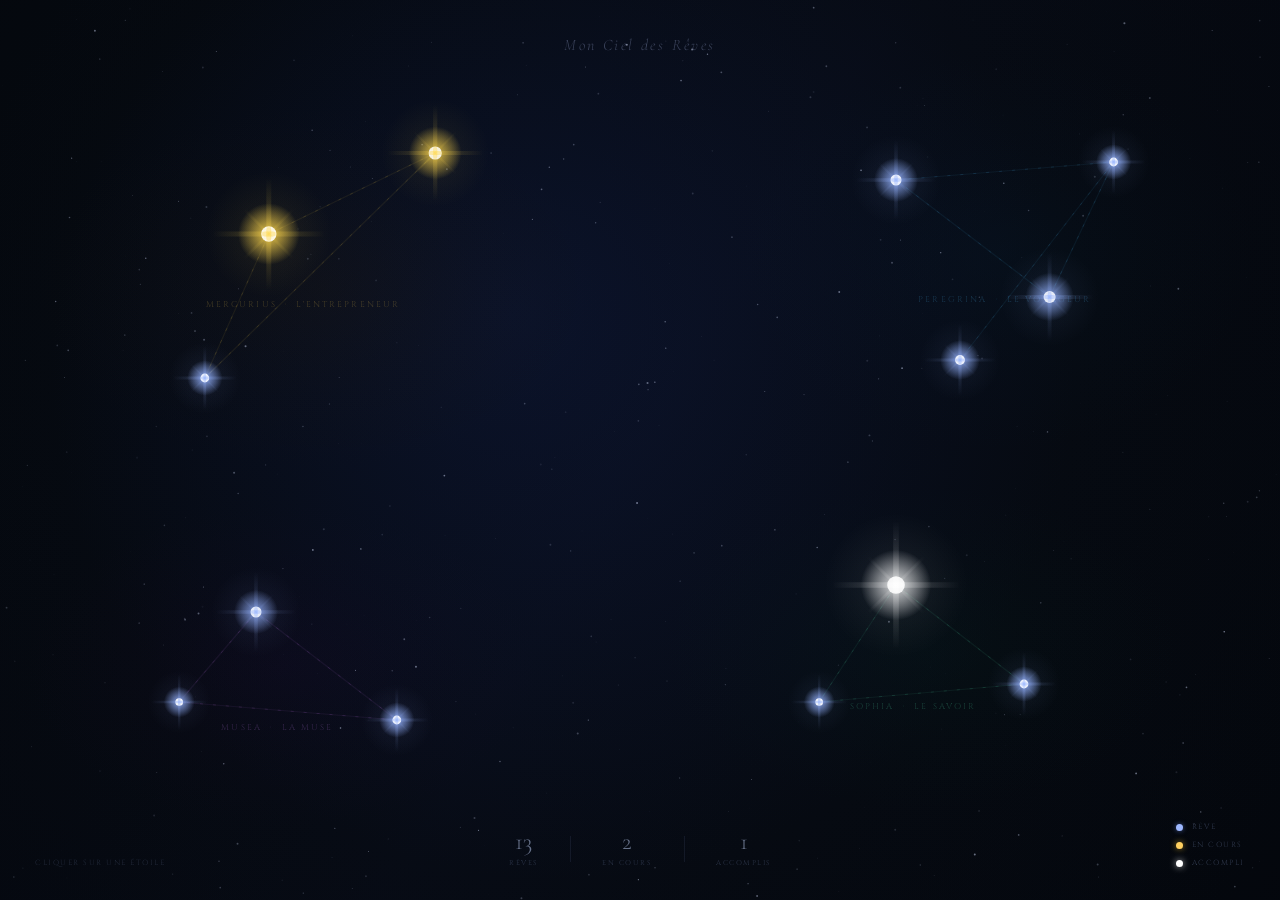
<file: ciel-des-reves.html>
<!DOCTYPE html>
<html lang="fr">
<head>
<meta charset="UTF-8">
<meta name="viewport" content="width=device-width, initial-scale=1.0">
<title>Mon Ciel des Rêves</title>
<link href="https://fonts.googleapis.com/css2?family=Cormorant+Garamond:ital,wght@0,300;0,400;1,300;1,400&family=Cinzel:wght@300;400&display=swap" rel="stylesheet">
<style>
  *, *::before, *::after { margin: 0; padding: 0; box-sizing: border-box; }

  html, body {
    width: 100%; height: 100%;
    overflow: hidden;
    background: #02050d;
    font-family: 'Cinzel', serif;
  }

  canvas { display: block; width: 100vw; height: 100vh; }

  /* ── HEADER ── */
  #header {
    position: fixed;
    top: 2.2rem; left: 50%;
    transform: translateX(-50%);
    text-align: center;
    pointer-events: none;
    z-index: 10;
  }
  #header h1 {
    font-family: 'Cormorant Garamond', serif;
    font-size: 1rem;
    font-weight: 300;
    font-style: italic;
    color: rgba(190, 205, 255, 0.28);
    letter-spacing: 0.15em;
  }

  /* ── STATS ── */
  #stats {
    position: fixed;
    bottom: 2rem; left: 50%;
    transform: translateX(-50%);
    display: flex;
    align-items: center;
    gap: 2rem;
    pointer-events: none;
    z-index: 10;
  }
  .stat-item { text-align: center; }
  .stat-n {
    font-family: 'Cormorant Garamond', serif;
    font-size: 1.5rem;
    font-weight: 300;
    color: rgba(200, 218, 255, 0.5);
    line-height: 1;
  }
  .stat-l {
    font-size: 7px;
    font-weight: 300;
    letter-spacing: 0.22em;
    text-transform: uppercase;
    color: rgba(130, 148, 195, 0.3);
    margin-top: 4px;
  }
  .stat-sep { width: 0.5px; height: 26px; background: rgba(150, 168, 220, 0.1); }

  /* ── LEGEND ── */
  #legend {
    position: fixed;
    bottom: 2rem; right: 2.2rem;
    display: flex;
    flex-direction: column;
    gap: 8px;
    pointer-events: none;
    z-index: 10;
  }
  .legend-item {
    display: flex;
    align-items: center;
    gap: 9px;
    font-size: 7.5px;
    font-weight: 300;
    letter-spacing: 0.2em;
    text-transform: uppercase;
    color: rgba(130, 148, 195, 0.35);
  }
  .legend-dot { width: 7px; height: 7px; border-radius: 50%; }

  /* ── HINT ── */
  #hint {
    position: fixed;
    bottom: 2rem; left: 2.2rem;
    font-size: 7.5px;
    font-weight: 300;
    letter-spacing: 0.2em;
    text-transform: uppercase;
    color: rgba(130, 148, 195, 0.22);
    pointer-events: none;
    z-index: 10;
  }

  /* ── MODAL ── */
  #modal-overlay {
    position: fixed; inset: 0;
    background: rgba(1, 3, 10, 0.65);
    backdrop-filter: blur(10px);
    -webkit-backdrop-filter: blur(10px);
    display: flex;
    align-items: center;
    justify-content: center;
    opacity: 0;
    pointer-events: none;
    transition: opacity 0.45s ease;
    z-index: 100;
  }
  #modal-overlay.open { opacity: 1; pointer-events: all; }

  .modal {
    max-width: 420px;
    width: 90%;
    position: relative;
    transform: translateY(24px) scale(0.96);
    transition: transform 0.5s cubic-bezier(0.22, 1, 0.36, 1);
    padding: 2.8rem 3.2rem 2.4rem;
    border-radius: 18px;
    border: 0.5px solid rgba(160, 185, 255, 0.1);
    background: linear-gradient(148deg, rgba(8, 16, 42, 0.97) 0%, rgba(3, 7, 20, 0.99) 100%);
    box-shadow:
      0 0 0 0.5px rgba(160, 185, 255, 0.06),
      0 40px 80px rgba(0,0,0,0.7),
      inset 0 1px 0 rgba(160, 185, 255, 0.06);
  }
  #modal-overlay.open .modal { transform: translateY(0) scale(1); }

  .modal-const-tag {
    font-size: 8px;
    font-weight: 300;
    letter-spacing: 0.3em;
    text-transform: uppercase;
    color: rgba(150, 175, 255, 0.38);
    margin-bottom: 0.6rem;
  }
  .modal-title {
    font-family: 'Cormorant Garamond', serif;
    font-size: 2.1rem;
    font-weight: 300;
    font-style: italic;
    color: #dde8ff;
    line-height: 1.15;
    margin-bottom: 1.2rem;
  }
  .modal-rule {
    width: 36px; height: 0.5px;
    background: linear-gradient(90deg, transparent, rgba(155, 180, 255, 0.4), transparent);
    margin-bottom: 1.2rem;
  }
  .modal-desc {
    font-family: 'Cormorant Garamond', serif;
    font-size: 1rem;
    font-weight: 300;
    line-height: 1.8;
    color: rgba(185, 200, 255, 0.55);
    margin-bottom: 1.8rem;
  }
  .modal-footer {
    display: flex;
    align-items: center;
    justify-content: space-between;
  }
  .modal-status-wrap { display: flex; align-items: center; gap: 8px; }
  .status-pip { width: 5px; height: 5px; border-radius: 50%; }
  .status-lbl {
    font-size: 8px;
    font-weight: 300;
    letter-spacing: 0.2em;
    text-transform: uppercase;
    color: rgba(160, 178, 235, 0.45);
  }
  .modal-date {
    font-size: 8px;
    font-weight: 300;
    letter-spacing: 0.15em;
    color: rgba(130, 148, 195, 0.28);
    text-transform: uppercase;
  }
  .modal-close {
    position: absolute;
    top: 1.3rem; right: 1.5rem;
    background: none; border: none;
    color: rgba(150, 165, 215, 0.25);
    font-size: 14px;
    cursor: pointer;
    padding: 4px;
    line-height: 1;
    transition: color 0.2s ease;
    font-family: 'Cinzel', serif;
  }
  .modal-close:hover { color: rgba(200, 215, 255, 0.65); }

  /* Constellation badge in modal */
  .modal-const-icon {
    position: absolute;
    top: 2rem; right: 2.8rem;
    width: 28px; height: 28px;
    opacity: 0.4;
  }
</style>
</head>
<body>

<canvas id="sky"></canvas>

<div id="header"><h1>Mon Ciel des Rêves</h1></div>

<div id="stats">
  <div class="stat-item"><div class="stat-n" id="s-total">10</div><div class="stat-l">Rêves</div></div>
  <div class="stat-sep"></div>
  <div class="stat-item"><div class="stat-n" id="s-ongoing">2</div><div class="stat-l">En cours</div></div>
  <div class="stat-sep"></div>
  <div class="stat-item"><div class="stat-n" id="s-done">1</div><div class="stat-l">Accomplis</div></div>
</div>

<div id="legend">
  <div class="legend-item">
    <div class="legend-dot" style="background:#9eb8ff;box-shadow:0 0 5px rgba(120,155,255,0.5);"></div>Rêve
  </div>
  <div class="legend-item">
    <div class="legend-dot" style="background:#ffd060;box-shadow:0 0 6px rgba(255,200,50,0.6);"></div>En cours
  </div>
  <div class="legend-item">
    <div class="legend-dot" style="background:#fff;box-shadow:0 0 7px rgba(255,255,255,0.7);"></div>Accompli
  </div>
</div>

<div id="hint">Cliquer sur une étoile</div>

<div id="modal-overlay" onclick="handleOverlayClick(event)">
  <div class="modal">
    <button class="modal-close" onclick="closeModal()">✕</button>
    <div class="modal-const-tag" id="m-const"></div>
    <div class="modal-title" id="m-title"></div>
    <div class="modal-rule"></div>
    <div class="modal-desc" id="m-desc"></div>
    <div class="modal-footer">
      <div class="modal-status-wrap">
        <div class="status-pip" id="m-dot"></div>
        <div class="status-lbl" id="m-status"></div>
      </div>
      <div class="modal-date" id="m-date"></div>
    </div>
  </div>
</div>

<script>
// ════════════════════════════════════════════════
//  DATA
// ════════════════════════════════════════════════

const CONSTELLATIONS = {
  mercurius: {
    name: 'Mercurius',
    label: "L'Entrepreneur",
    color: [255, 210, 80],
    // Shape: ascending triangle — ambition
    links: [[0,1],[1,2],[2,0]],
  },
  peregrina: {
    name: 'Peregrina',
    label: 'Le Voyageur',
    color: [80, 190, 255],
    // Shape: dipper / path forward
    links: [[0,1],[1,2],[2,3],[0,2]],
  },
  musea: {
    name: 'Musea',
    label: 'La Muse',
    color: [210, 130, 255],
    // Shape: lyre — two points with an arc
    links: [[0,1],[1,2],[2,0]],
  },
  sophia: {
    name: 'Sophia',
    label: 'Le Savoir',
    color: [90, 240, 185],
    // Shape: ascending vertical with branch
    links: [[0,1],[1,2],[0,2]],
  },
};

const DREAMS = [
  // MERCURIUS — entrepreneur zone (top-left ish)
  {
    id:1, title:'Ouvrir Barkers Club',
    desc:"Un café dog-friendly à Los Angeles. Un flat white parfait, un golden retriever sous la table, et des gens qui prennent le temps d'être là.",
    constellation:'mercurius', status:'ongoing',
    x:0.21, y:0.26, size:14,
    date:'Horizon 2025'
  },
  {
    id:2, title:'Lancer ma startup',
    desc:"Transformer une idée en quelque chose de réel. Bâtir de zéro, trouver des gens qui y croient autant que moi, regarder quelque chose grandir.",
    constellation:'mercurius', status:'ongoing',
    x:0.34, y:0.17, size:12,
    date:'En gestation'
  },
  {
    id:3, title:"Maîtriser l'art du café",
    desc:"Comprendre la chimie derrière chaque extraction. Rôtir ses propres grains. Atteindre cet équilibre parfait entre acidité et douceur.",
    constellation:'mercurius', status:'dream',
    x:0.16, y:0.42, size:8,
    date:'Un jour'
  },

  // PEREGRINA — voyage zone (top-right)
  {
    id:4, title:"Vivre à l'étranger",
    desc:"S'installer dans une ville inconnue. Apprendre à exister dans une autre langue, sous une autre lumière. Devenir légèrement quelqu'un d'autre.",
    constellation:'peregrina', status:'dream',
    x:0.70, y:0.20, size:10,
    date:'Un jour'
  },
  {
    id:5, title:'Voyager au Japon',
    desc:"Les temples à l'aube, le ramen à minuit, les cerisiers qui durent trop peu. Vivre le Japon lentement, sans itinéraire trop serré.",
    constellation:'peregrina', status:'dream',
    x:0.82, y:0.33, size:11,
    date:'Bientôt'
  },
  {
    id:6, title:'Road trip côte Ouest USA',
    desc:"Partir vers l'ouest sans trop planifier. Des déserts orangés, des diners déserts à 2h du matin, des couchers de soleil sur l'autoroute.",
    constellation:'peregrina', status:'dream',
    x:0.87, y:0.18, size:8,
    date:'Un jour'
  },
  {
    id:7, title:'Explorer la Patagonie',
    desc:"Marcher plusieurs jours avec un sac à dos. Le vent, les glaciers, et rien d'autre à faire que d'avancer et de regarder.",
    constellation:'peregrina', status:'dream',
    x:0.75, y:0.40, size:9,
    date:'Un jour'
  },

  // MUSEA — arts zone (bottom-left)
  {
    id:8, title:'Écrire un livre',
    desc:"Quelque chose d'honnête. Peut-être sur l'entrepreneuriat, peut-être une fiction. Peu importe, pourvu que chaque phrase mérite d'exister.",
    constellation:'musea', status:'dream',
    x:0.20, y:0.68, size:10,
    date:'Un jour'
  },
  {
    id:9, title:'Apprendre le piano',
    desc:"Jouer Satie le soir, juste pour soi. Pas de performance, pas de public — juste les touches et le silence entre elles.",
    constellation:'musea', status:'dream',
    x:0.31, y:0.80, size:8,
    date:'Un jour'
  },
  {
    id:10, title:'Créer un court-métrage',
    desc:"Une histoire courte, filmée avec ce qu'on a. Apprendre à voir une scène, à la découper, à la faire résonner.",
    constellation:'musea', status:'dream',
    x:0.14, y:0.78, size:7,
    date:'Un jour'
  },

  // SOPHIA — savoir zone (bottom-right)
  {
    id:11, title:'Obtenir mon diplôme',
    desc:"Finir UC Berkeley avec fierté. Tout ce travail, toutes ces nuits, chaque doute qu'il a fallu traverser — ça valait la peine.",
    constellation:'sophia', status:'done',
    x:0.70, y:0.65, size:16,
    date:'Accompli ✦'
  },
  {
    id:12, title:"Parler l'espagnol couramment",
    desc:"Une troisième langue. Ouvrir une troisième fenêtre sur le monde. Peut-être se perdre un peu à Barcelone, sans avoir à traduire.",
    constellation:'sophia', status:'dream',
    x:0.80, y:0.76, size:8,
    date:'Un jour'
  },
  {
    id:13, title:'Lire 50 livres en un an',
    desc:"Pas par performance. Juste l'habitude de s'asseoir avec un livre chaque soir, et de laisser quelqu'un d'autre penser à ma place pour un moment.",
    constellation:'sophia', status:'dream',
    x:0.64, y:0.78, size:7,
    date:'Un jour'
  },
];


// ════════════════════════════════════════════════
//  CANVAS + STATE
// ════════════════════════════════════════════════

const canvas = document.getElementById('sky');
const ctx = canvas.getContext('2d');
let W, H, dpr;

// ── Background starfield ──
const bgStars = [];
function initBgStars() {
  bgStars.length = 0;
  const count = Math.floor((W * H) / 2800);
  for (let i = 0; i < count; i++) {
    bgStars.push({
      x: Math.random(), y: Math.random(),
      r: Math.random() * 0.9 + 0.15,
      alpha: Math.random() * 0.5 + 0.1,
      speed: 0.0005 + Math.random() * 0.0015,
      phase: Math.random() * Math.PI * 2,
    });
  }
}

function resize() {
  dpr = window.devicePixelRatio || 1;
  W = window.innerWidth;
  H = window.innerHeight;
  canvas.width  = W * dpr;
  canvas.height = H * dpr;
  canvas.style.width  = W + 'px';
  canvas.style.height = H + 'px';
  ctx.scale(dpr, dpr);
  initBgStars();
}
resize();
window.addEventListener('resize', resize);

// ── Shooting stars ──
const shooters = [];
function spawnShooter() {
  shooters.push({
    x: Math.random() * 0.6 + 0.05,
    y: Math.random() * 0.25,
    vx: 0.0045 + Math.random() * 0.003,
    vy: 0.0020 + Math.random() * 0.0015,
    len: 100 + Math.random() * 100,
    life: 0,
    maxLife: 55 + Math.random() * 35,
  });
}
function scheduleShooter() {
  setTimeout(() => { spawnShooter(); scheduleShooter(); }, 4000 + Math.random() * 9000);
}
scheduleShooter();

// ── Mouse / interaction ──
let mx = -9999, my = -9999;
let px = 0, py = 0; // parallax
let hoveredDream = null;

canvas.addEventListener('mousemove', e => {
  mx = e.clientX; my = e.clientY;
  px = (e.clientX / W - 0.5) * 14;
  py = (e.clientY / H - 0.5) * 10;
  hoveredDream = null;
  for (const d of DREAMS) {
    const ds = d.size * (d.status === 'done' ? 1.5 : 1.0);
    if (Math.hypot(mx - d.x * W, my - d.y * H) < ds + 14) {
      hoveredDream = d;
      break;
    }
  }
  canvas.style.cursor = hoveredDream ? 'pointer' : 'default';
});
canvas.addEventListener('mouseleave', () => { hoveredDream = null; });
canvas.addEventListener('click', e => { if (hoveredDream) openModal(hoveredDream); });


// ════════════════════════════════════════════════
//  DRAW HELPERS
// ════════════════════════════════════════════════

function starColor(status) {
  if (status === 'done')    return [255, 255, 255];
  if (status === 'ongoing') return [255, 215, 75];
  return [148, 178, 255];
}

function drawNebula(cx, cy, rx, ry, r, g, b, alpha = 0.22) {
  const grd = ctx.createRadialGradient(cx, cy, 0, cx, cy, Math.max(rx, ry));
  grd.addColorStop(0,   `rgba(${r},${g},${b},${alpha})`);
  grd.addColorStop(0.45,`rgba(${r},${g},${b},${alpha * 0.45})`);
  grd.addColorStop(1,   `rgba(${r},${g},${b},0)`);
  ctx.save();
  ctx.scale(rx / Math.max(rx, ry), ry / Math.max(rx, ry));
  ctx.fillStyle = grd;
  ctx.beginPath();
  ctx.arc(cx / (rx / Math.max(rx, ry)), cy / (ry / Math.max(rx, ry)), Math.max(rx, ry), 0, Math.PI * 2);
  ctx.fill();
  ctx.restore();
}

function drawNebulaEllipse(cx, cy, rx, ry, r, g, b, alpha = 0.22) {
  const grd = ctx.createRadialGradient(cx, cy, 0, cx, cy, 1);
  grd.addColorStop(0,   `rgba(${r},${g},${b},${alpha})`);
  grd.addColorStop(0.5, `rgba(${r},${g},${b},${alpha * 0.4})`);
  grd.addColorStop(1,   `rgba(${r},${g},${b},0)`);
  ctx.save();
  ctx.translate(cx, cy);
  ctx.scale(rx, ry);
  const grd2 = ctx.createRadialGradient(0,0,0, 0,0,1);
  grd2.addColorStop(0,   `rgba(${r},${g},${b},${alpha})`);
  grd2.addColorStop(0.55,`rgba(${r},${g},${b},${alpha * 0.35})`);
  grd2.addColorStop(1,   `rgba(${r},${g},${b},0)`);
  ctx.fillStyle = grd2;
  ctx.beginPath();
  ctx.arc(0, 0, 1, 0, Math.PI * 2);
  ctx.fill();
  ctx.restore();
}

// Star glyph — 4-point diffraction star
function drawStarGlyph(x, y, r, [rc, gc, bc], intensity = 1, isHovered = false) {
  const tw = 0.75 + 0.25 * intensity;

  // Outer atmosphere glow
  const atmR = r * (isHovered ? 7 : 4.5);
  const atm = ctx.createRadialGradient(x, y, 0, x, y, atmR);
  atm.addColorStop(0,   `rgba(${rc},${gc},${bc},${0.14 * tw})`);
  atm.addColorStop(0.4, `rgba(${rc},${gc},${bc},${0.05 * tw})`);
  atm.addColorStop(1,   `rgba(${rc},${gc},${bc},0)`);
  ctx.fillStyle = atm;
  ctx.beginPath(); ctx.arc(x, y, atmR, 0, Math.PI * 2); ctx.fill();

  // Core glow
  const coreR = r * 2.2;
  const core = ctx.createRadialGradient(x, y, 0, x, y, coreR);
  core.addColorStop(0,   `rgba(255,255,255,${0.9 * tw})`);
  core.addColorStop(0.25,`rgba(${rc},${gc},${bc},${0.7 * tw})`);
  core.addColorStop(1,   `rgba(${rc},${gc},${bc},0)`);
  ctx.fillStyle = core;
  ctx.beginPath(); ctx.arc(x, y, coreR, 0, Math.PI * 2); ctx.fill();

  // Hard star center
  ctx.fillStyle = `rgba(255,255,255,${0.97 * tw})`;
  ctx.beginPath(); ctx.arc(x, y, r * 0.55, 0, Math.PI * 2); ctx.fill();

  // Diffraction spikes
  const spikeLen = r * (isHovered ? 5.5 : 4.0);
  const secondaryLen = r * (isHovered ? 3.5 : 2.5);
  const spikeAlpha = isHovered ? 0.55 : 0.3;

  // 4 main spikes
  const mainAngles = [0, Math.PI / 2, Math.PI, Math.PI * 3/2];
  for (const angle of mainAngles) {
    const ex = x + Math.cos(angle) * spikeLen;
    const ey = y + Math.sin(angle) * spikeLen;
    const sp = ctx.createLinearGradient(x, y, ex, ey);
    sp.addColorStop(0,   `rgba(${rc},${gc},${bc},${spikeAlpha * tw})`);
    sp.addColorStop(0.6, `rgba(${rc},${gc},${bc},${spikeAlpha * 0.3 * tw})`);
    sp.addColorStop(1,   `rgba(${rc},${gc},${bc},0)`);
    ctx.strokeStyle = sp;
    ctx.lineWidth = r * 0.35;
    ctx.lineCap = 'round';
    ctx.beginPath();
    ctx.moveTo(x - Math.cos(angle) * r * 0.3, y - Math.sin(angle) * r * 0.3);
    ctx.lineTo(ex, ey);
    ctx.stroke();
  }

  // 4 diagonal secondary spikes (only for larger stars)
  if (r >= 8) {
    const diagAngles = [Math.PI/4, Math.PI*3/4, Math.PI*5/4, Math.PI*7/4];
    for (const angle of diagAngles) {
      const ex = x + Math.cos(angle) * secondaryLen;
      const ey = y + Math.sin(angle) * secondaryLen;
      const sp = ctx.createLinearGradient(x, y, ex, ey);
      sp.addColorStop(0,   `rgba(${rc},${gc},${bc},${spikeAlpha * 0.5 * tw})`);
      sp.addColorStop(1,   `rgba(${rc},${gc},${bc},0)`);
      ctx.strokeStyle = sp;
      ctx.lineWidth = r * 0.18;
      ctx.beginPath();
      ctx.moveTo(x, y);
      ctx.lineTo(ex, ey);
      ctx.stroke();
    }
  }
}

function drawConstellationLines() {
  // Build groups
  const groups = {};
  for (const d of DREAMS) {
    if (!groups[d.constellation]) groups[d.constellation] = [];
    groups[d.constellation].push(d);
  }

  for (const [cid, stars] of Object.entries(groups)) {
    const cdef = CONSTELLATIONS[cid];
    if (!cdef) continue;
    const [cr, cg, cb] = cdef.color;
    const links = cdef.links.map(([a,b]) => [stars[a], stars[b]]).filter(([a,b])=>a&&b);

    for (const [a, b] of links) {
      const ax = a.x * W, ay = a.y * H;
      const bx = b.x * W, by = b.y * H;

      // Faint glow line
      ctx.strokeStyle = `rgba(${cr},${cg},${cb},0.07)`;
      ctx.lineWidth = 1.2;
      ctx.setLineDash([]);
      ctx.beginPath(); ctx.moveTo(ax, ay); ctx.lineTo(bx, by); ctx.stroke();

      // Animated dashes
      ctx.save();
      ctx.setLineDash([3, 10]);
      ctx.lineDashOffset = -(t * 0.25);
      ctx.strokeStyle = `rgba(${cr},${cg},${cb},0.18)`;
      ctx.lineWidth = 0.7;
      ctx.beginPath(); ctx.moveTo(ax, ay); ctx.lineTo(bx, by); ctx.stroke();
      ctx.restore();
    }

    // Constellation name — centroid
    const cx = stars.reduce((s, d) => s + d.x, 0) / stars.length;
    const cy = stars.reduce((s, d) => s + d.y, 0) / stars.length;

    ctx.save();
    ctx.font = '300 8.5px "Cinzel", serif';
    ctx.fillStyle = `rgba(${cr},${cg},${cb},0.22)`;
    ctx.textAlign = 'center';
    ctx.letterSpacing = '0.25em';
    const label = (cdef.name + '  ·  ' + cdef.label).toUpperCase();
    ctx.fillText(label, cx * W, cy * H + 52);
    ctx.restore();
  }
}

function drawBgStars() {
  for (const s of bgStars) {
    const tw = 0.3 + 0.7 * (0.5 + 0.5 * Math.sin(t * s.speed * 90 + s.phase));
    const a = s.alpha * tw;
    ctx.fillStyle = `rgba(215,225,255,${a})`;
    ctx.beginPath();
    ctx.arc(s.x * W, s.y * H, s.r, 0, Math.PI * 2);
    ctx.fill();
  }
}

function drawShooters() {
  for (let i = shooters.length - 1; i >= 0; i--) {
    const s = shooters[i];
    s.life++;
    const prog = s.life / s.maxLife;
    const alpha = prog < 0.25 ? (prog / 0.25) : (1 - (prog - 0.25) / 0.75);
    s.x += s.vx; s.y += s.vy;

    const ex = s.x * W, ey = s.y * H;
    const sx2 = ex - s.vx * s.len * 55;
    const sy2 = ey - s.vy * s.len * 55;

    const grd = ctx.createLinearGradient(sx2, sy2, ex, ey);
    grd.addColorStop(0, `rgba(210,225,255,0)`);
    grd.addColorStop(0.7,`rgba(220,235,255,${alpha * 0.5})`);
    grd.addColorStop(1, `rgba(240,248,255,${alpha * 0.85})`);
    ctx.strokeStyle = grd;
    ctx.lineWidth = 0.9;
    ctx.setLineDash([]);
    ctx.beginPath(); ctx.moveTo(sx2, sy2); ctx.lineTo(ex, ey); ctx.stroke();

    // sparkle head
    ctx.fillStyle = `rgba(240,248,255,${alpha * 0.7})`;
    ctx.beginPath(); ctx.arc(ex, ey, 1.3, 0, Math.PI * 2); ctx.fill();

    if (s.life >= s.maxLife || s.x > 1.15 || s.y > 1.1) shooters.splice(i, 1);
  }
}

function drawHoverLabel(d) {
  const x = d.x * W, y = d.y * H;
  const [rc, gc, bc] = starColor(d.status);
  const labelY = y - d.size * 3.5 - 16;

  ctx.save();
  ctx.font = '300 13px "Cormorant Garamond", serif';
  ctx.textAlign = 'center';

  // Measure for bg
  const tw = ctx.measureText(d.title).width;
  const pad = 14;
  const bx = x - tw/2 - pad;
  const by = labelY - 14;
  const bw = tw + pad * 2;
  const bh = 22;

  // Pill background
  ctx.fillStyle = 'rgba(4, 10, 28, 0.72)';
  ctx.beginPath();
  ctx.roundRect(bx, by, bw, bh, 6);
  ctx.fill();
  ctx.strokeStyle = `rgba(${rc},${gc},${bc},0.18)`;
  ctx.lineWidth = 0.5;
  ctx.stroke();

  // Text
  ctx.fillStyle = `rgba(${rc + 80},${gc + 80},${bc + 80 > 255 ? 255 : bc + 80}, 0.88)`;
  ctx.fillText(d.title, x, labelY);
  ctx.restore();
}


// ════════════════════════════════════════════════
//  RENDER LOOP
// ════════════════════════════════════════════════

let t = 0;

function render() {
  t++;
  ctx.clearRect(0, 0, W, H);

  // Deep space base
  const bg = ctx.createRadialGradient(W * 0.4, H * 0.35, 0, W * 0.5, H * 0.5, Math.max(W, H));
  bg.addColorStop(0,   '#0a1228');
  bg.addColorStop(0.4, '#05090f');
  bg.addColorStop(1,   '#02040a');
  ctx.fillStyle = bg;
  ctx.fillRect(0, 0, W, H);

  // Nebulae — one per constellation zone
  drawNebulaEllipse(W * 0.25, H * 0.32, W * 0.22, H * 0.20, 40, 28, 5,  0.20); // mercurius — amber
  drawNebulaEllipse(W * 0.78, H * 0.28, W * 0.20, H * 0.22, 5, 35, 55,  0.18); // peregrina — blue
  drawNebulaEllipse(W * 0.22, H * 0.74, W * 0.20, H * 0.18, 35, 8, 55,  0.17); // musea — violet
  drawNebulaEllipse(W * 0.72, H * 0.72, W * 0.20, H * 0.18, 5, 45, 35,  0.17); // sophia — teal

  // Milky way faint band
  ctx.save();
  const mw = ctx.createLinearGradient(0, H * 0.1, W, H * 0.9);
  mw.addColorStop(0,   'rgba(20,25,60,0)');
  mw.addColorStop(0.3, 'rgba(20,25,55,0.07)');
  mw.addColorStop(0.5, 'rgba(22,28,65,0.12)');
  mw.addColorStop(0.7, 'rgba(20,25,55,0.07)');
  mw.addColorStop(1,   'rgba(20,25,60,0)');
  ctx.fillStyle = mw;
  ctx.fillRect(0, 0, W, H);
  ctx.restore();

  drawBgStars();
  drawShooters();

  // Parallax shift for dream layer
  ctx.save();
  ctx.translate(px, py);
  drawConstellationLines();

  // Draw dream stars
  for (const d of DREAMS) {
    const isHov = hoveredDream === d;
    const sc = starColor(d.status);
    const tw = 0.6 + 0.4 * (0.5 + 0.5 * Math.sin(t * 0.018 + d.id * 2.1));
    drawStarGlyph(d.x * W, d.y * H, d.size, sc, tw, isHov);
  }

  // Hover label on top
  if (hoveredDream) drawHoverLabel(hoveredDream);

  ctx.restore();
  requestAnimationFrame(render);
}

render();


// ════════════════════════════════════════════════
//  MODAL
// ════════════════════════════════════════════════

const CONST_LABEL = {
  mercurius: 'Constellation Mercurius · L\'Entrepreneur',
  peregrina: 'Constellation Peregrina · Le Voyageur',
  musea:     'Constellation Musea · La Muse',
  sophia:    'Constellation Sophia · Le Savoir',
};
const STATUS_COLOR = { dream:'#9eb8ff', ongoing:'#ffd060', done:'#ffffff' };
const STATUS_LABEL = { dream:'Rêve', ongoing:'En cours', done:'Accompli' };

function openModal(d) {
  document.getElementById('m-const').textContent  = CONST_LABEL[d.constellation] || '';
  document.getElementById('m-title').textContent  = d.title;
  document.getElementById('m-desc').textContent   = d.desc;
  document.getElementById('m-status').textContent = STATUS_LABEL[d.status] || '';
  document.getElementById('m-date').textContent   = d.date || '';
  const dot = document.getElementById('m-dot');
  dot.style.background  = STATUS_COLOR[d.status] || '#9eb8ff';
  dot.style.boxShadow   = `0 0 7px ${STATUS_COLOR[d.status] || '#9eb8ff'}`;
  document.getElementById('modal-overlay').classList.add('open');
}

function closeModal() {
  document.getElementById('modal-overlay').classList.remove('open');
}

function handleOverlayClick(e) {
  if (e.target === document.getElementById('modal-overlay')) closeModal();
}

// Stats
document.getElementById('s-total').textContent   = DREAMS.length;
document.getElementById('s-ongoing').textContent = DREAMS.filter(d=>d.status==='ongoing').length;
document.getElementById('s-done').textContent    = DREAMS.filter(d=>d.status==='done').length;
</script>
</body>
</html>
</file>
